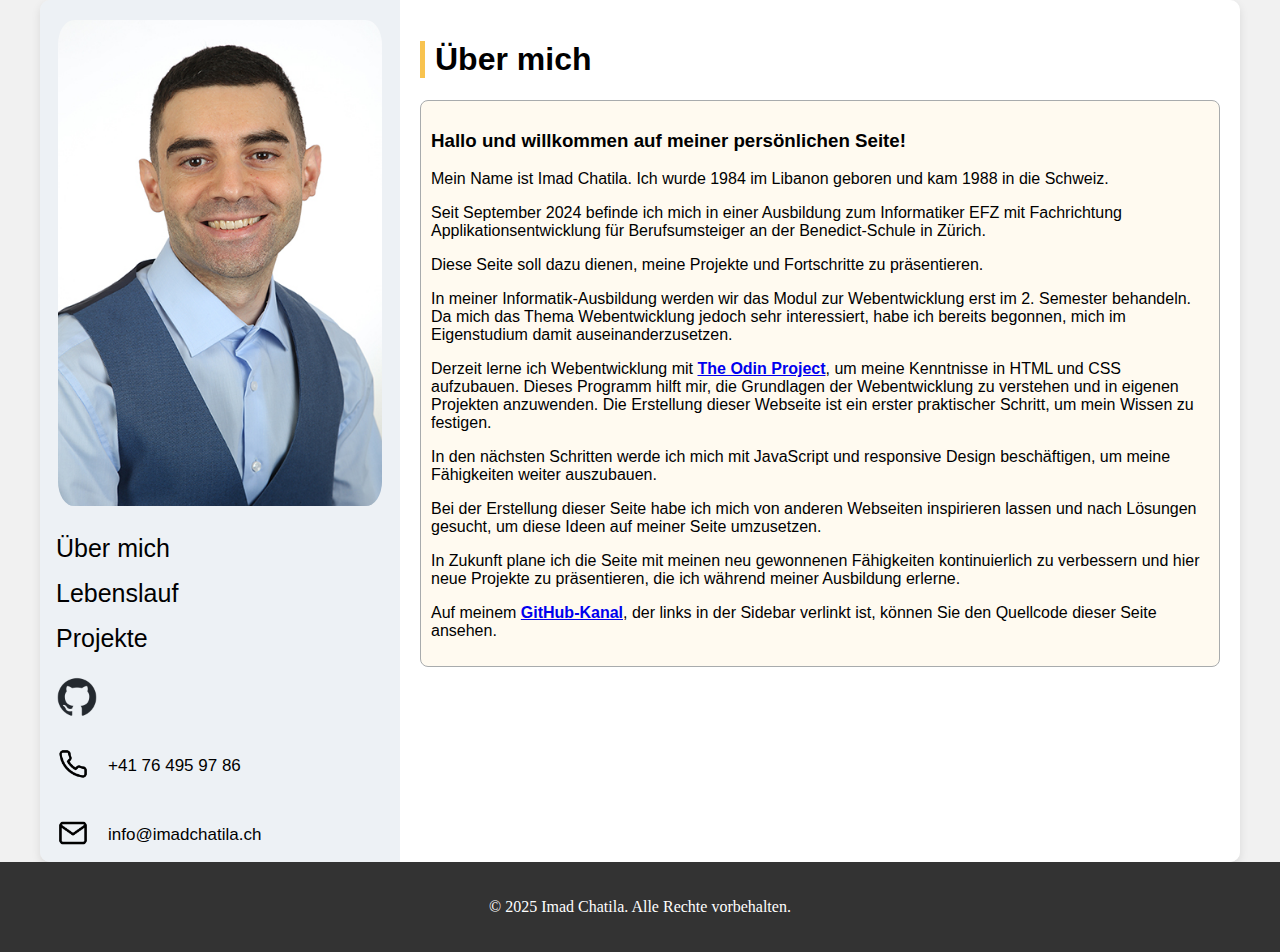
<file: index.html>
<!DOCTYPE html>
<html lang="de">
<head>
    <meta charset="UTF-8">
    <meta name="viewport" content="width=device-width, initial-scale=1.0">
    <link rel="stylesheet" href="styles.css">    
    <link rel="icon" type="image/png" href="./favicon-32x32.png">
    <title>Imad's Portfolio Seite</title>
</head>
<body>
    <div class="container">
         <!--Seiten Navigation-->        
        <div class="sidebar">          
          <img class="profilbild" src="./images/profilbild.jpg" alt="Profil Bild">
          <a href="index.html">Über mich</a>
          <a href="cv.html">Lebenslauf</a>
          <a href="projekte.html">Projekte</a>
            <div class="social-media">
                <a href="https://github.com/masterklesk/" target="_blank" rel="noopener noreferrer">
                    <img src="./images/github-mark.png" alt="GitHub Logo" class="social-icon">
                </a> 
            </div> 
            <div class="contact-box">
                <div class="contact-image"><img src="./images/phone.png" alt="Tele"> </div>
                <div class="contact-text"><p>+41 76 495 97 86</p></div>       
            </div>   
            <div class="contact-box">
                <div class="contact-image"><img src="./images/mail.png" alt="Tele"> </div>
                <div class="contact-text"><p><a href="&#109;&#97;&#105;&#108;&#116;&#111;&#58;&#105;&#110;&#102;&#111;&#64;&#105;&#109;&#97;&#100;&#99;&#104;&#97;&#116;&#105;&#108;&#97;&#46;&#99;&#104;">&#105;&#110;&#102;&#111;&#64;&#105;&#109;&#97;&#100;&#99;&#104;&#97;&#116;&#105;&#108;&#97;&#46;&#99;&#104;</a></p></div>       
            </div>   
            
        </div>        
        <!--Seiten Inhalt--> 
        <div class="content">
            <h1 class="headings">Über mich</h1>
        <div class="aboutme-text">
            <h3>Hallo und willkommen auf meiner persönlichen Seite!</h3> 
            <p>Mein Name ist Imad Chatila. Ich wurde 1984 im Libanon geboren und kam 1988 in die Schweiz.</p>            
            <p>Seit September 2024 befinde ich mich in einer Ausbildung zum Informatiker EFZ mit Fachrichtung Applikationsentwicklung für Berufsumsteiger an der Benedict-Schule in Zürich.</p>
            <p>Diese Seite soll dazu dienen, meine Projekte und Fortschritte zu präsentieren.</p>
            <p>In meiner Informatik-Ausbildung werden wir das Modul zur Webentwicklung erst im 2. Semester behandeln. Da mich das Thema Webentwicklung jedoch sehr interessiert, habe ich bereits begonnen, mich im Eigenstudium damit auseinanderzusetzen.</p>                    
            <p>Derzeit lerne ich Webentwicklung mit <strong><a href="https://www.theodinproject.com/about" target="_blank" rel="noopener noreferrer">The Odin Project</a></strong>, um meine Kenntnisse in HTML und CSS aufzubauen. Dieses Programm hilft mir, die Grundlagen der Webentwicklung zu verstehen und in eigenen Projekten anzuwenden. Die Erstellung dieser Webseite ist ein erster praktischer Schritt, um mein Wissen zu festigen.</p>
            <p>In den nächsten Schritten werde ich mich mit JavaScript und responsive Design beschäftigen, um meine Fähigkeiten weiter auszubauen.</p>
            <p>Bei der Erstellung dieser Seite habe ich mich von anderen Webseiten inspirieren lassen und nach Lösungen gesucht, um diese Ideen auf meiner Seite umzusetzen.</p>        
            <p>In Zukunft plane ich die Seite mit meinen neu gewonnenen Fähigkeiten kontinuierlich zu verbessern und hier neue Projekte zu präsentieren, die ich während meiner Ausbildung erlerne.</p>
            <p>Auf meinem <strong><a href="https://github.com/masterklesk" target="_blank" rel="noopener noreferrer">GitHub-Kanal</a></strong>, der links in der Sidebar verlinkt ist, können Sie den Quellcode dieser Seite ansehen.</p>        
        </div>
        </div>                 
    </div>  
    <footer><p>&copy; 2025 Imad Chatila. Alle Rechte vorbehalten.</p></footer> 
</body>
</html>
</file>
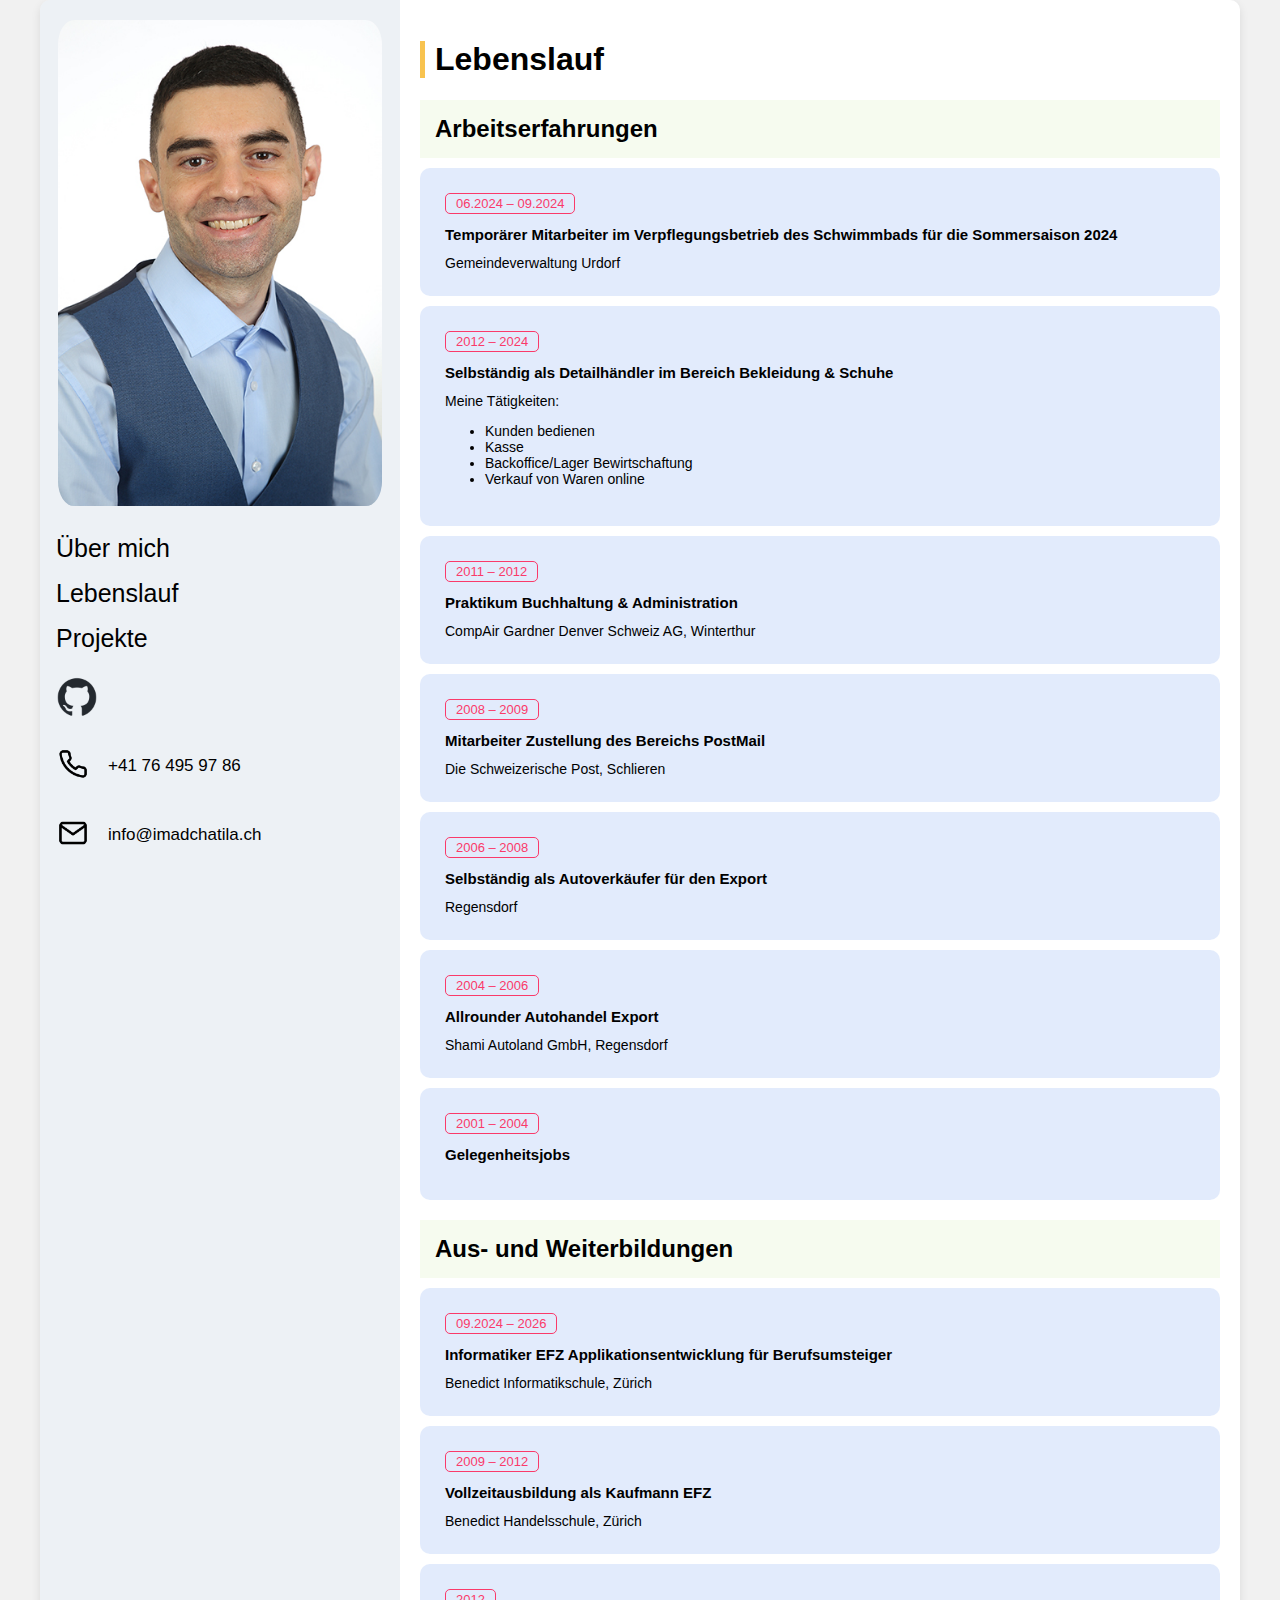
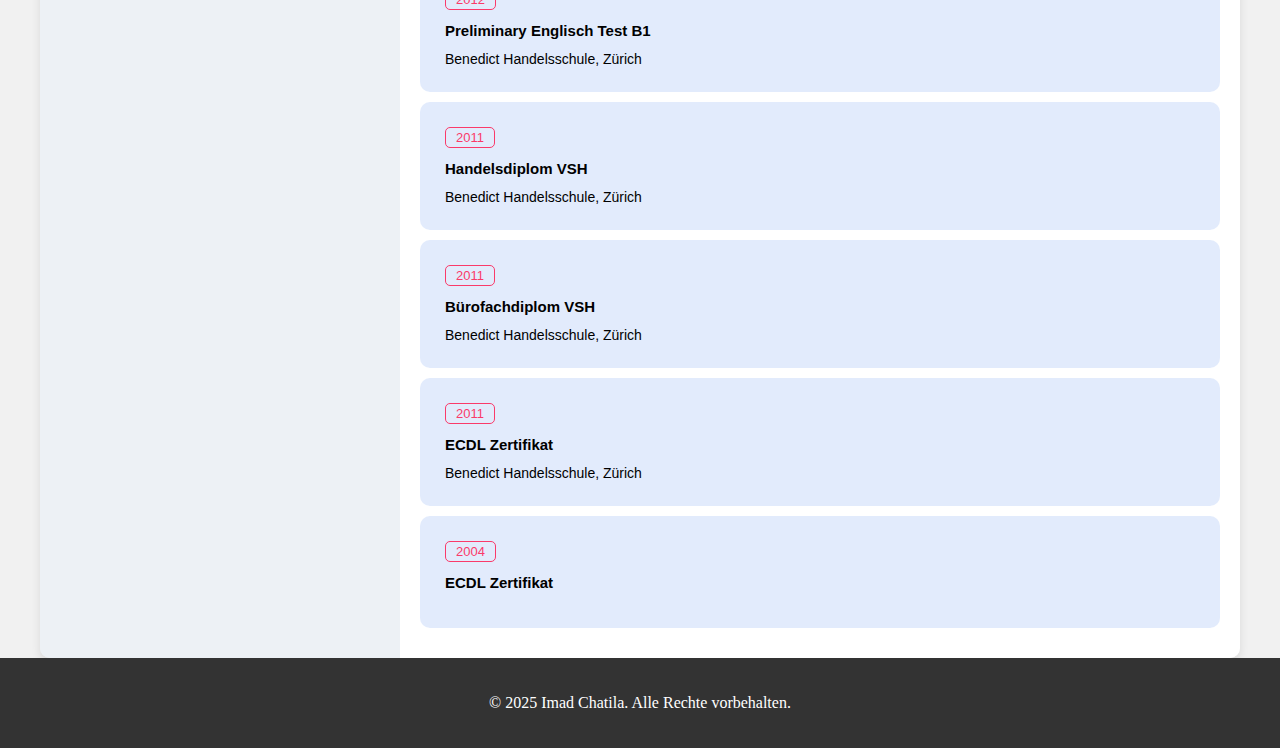
<file: cv.html>
<!DOCTYPE html>
<html lang="de">
<head>
    <meta charset="UTF-8">
    <meta name="viewport" content="width=device-width, initial-scale=1.0">
    <link rel="stylesheet" href="styles.css">
    <link rel="icon" type="image/png" href="./favicon-32x32.png">
    <title>Lebenslauf</title>
</head>
<body>
    <div class="container">
         <!--Seiten Navigation-->        
        <div class="sidebar">          
          <img class="profilbild" src="./images/profilbild.jpg" alt="Profil Bild">
          <a href="index.html">Über mich</a>
          <a href="cv.html">Lebenslauf</a>
          <a href="projekte.html">Projekte</a>
            <div class="social-media">
                <a href="https://github.com/masterklesk/" target="_blank" rel="noopener noreferrer">
                    <img src="./images/github-mark.png" alt="GitHub Logo" class="social-icon">
                </a>
            </div> 
            <div class="contact-box">
                <div class="contact-image"><img src="./images/phone.png" alt="Tele"> </div>
                <div class="contact-text"><p>+41 76 495 97 86</p></div>       
            </div>   
            <div class="contact-box">
                <div class="contact-image"><img src="./images/mail.png" alt="Tele"> </div>
                <div class="contact-text"><p><a href="&#109;&#97;&#105;&#108;&#116;&#111;&#58;&#105;&#110;&#102;&#111;&#64;&#105;&#109;&#97;&#100;&#99;&#104;&#97;&#116;&#105;&#108;&#97;&#46;&#99;&#104;">&#105;&#110;&#102;&#111;&#64;&#105;&#109;&#97;&#100;&#99;&#104;&#97;&#116;&#105;&#108;&#97;&#46;&#99;&#104;</a></p></div>       
            </div>
        </div>        
        <!--Seiten Inhalt--> 
        <div class="content">
            <h1 class="headings">Lebenslauf</h1>
            <div class="resume"><h2>Arbeitserfahrungen</h2></div>
            <div class="resume-background">
                <div class="resume-time">06.2024 – 09.2024</div>
                <div class="resume-title">Temporärer Mitarbeiter im Verpflegungsbetrieb des Schwimmbads für die Sommersaison 2024</div>
                <div class="resume-text">Gemeindeverwaltung Urdorf</div>            
            </div>            
            <div class="resume-background">
                <div class="resume-time">2012 – 2024</div>
                <div class="resume-title">Selbständig als Detailhändler im Bereich Bekleidung & Schuhe</div>
                <div class="resume-text">Meine Tätigkeiten:  
                <ul>
                <li>Kunden bedienen</li>
                <li>Kasse</li>
                <li>Backoffice/Lager Bewirtschaftung</li>
                <li>Verkauf von Waren online</li>
                </ul>                 
                </div>          
            </div>  
            <div class="resume-background">
                <div class="resume-time">2011 – 2012</div>
                <div class="resume-title">Praktikum Buchhaltung & Administration</div>
                <div class="resume-text">CompAir Gardner Denver Schweiz AG, Winterthur</div>            
            </div>            
            
            <div class="resume-background">
                <div class="resume-time">2008 – 2009</div>
                <div class="resume-title">Mitarbeiter Zustellung des Bereichs PostMail</div>
                <div class="resume-text">Die Schweizerische Post, Schlieren</div>            
            </div>           
 
            <div class="resume-background">
                <div class="resume-time">2006 – 2008</div>
                <div class="resume-title">Selbständig als Autoverkäufer für den Export</div>
                <div class="resume-text">Regensdorf</div>            
            </div> 

            <div class="resume-background">
                <div class="resume-time">2004 – 2006</div>
                <div class="resume-title">Allrounder Autohandel Export</div>
                <div class="resume-text">Shami Autoland GmbH, Regensdorf</div>            
            </div>     

            <div class="resume-background">
                <div class="resume-time">2001 – 2004</div>
                <div class="resume-title">Gelegenheitsjobs</div>                           
            </div>              
            <div class="resume"><h2>Aus- und Weiterbildungen</h2></div> 

            <div class="resume-background">
                <div class="resume-time">09.2024 – 2026</div>
                <div class="resume-title">Informatiker EFZ Applikationsentwicklung für Berufsumsteiger</div>
                <div class="resume-text">Benedict Informatikschule, Zürich</div>            
            </div>   
            <div class="resume-background">
                <div class="resume-time">2009 – 2012</div>
                <div class="resume-title">Vollzeitausbildung als Kaufmann EFZ</div>
                <div class="resume-text">Benedict Handelsschule, Zürich</div>            
            </div>   
            <div class="resume-background">
                <div class="resume-time">2012</div>
                <div class="resume-title">Preliminary Englisch Test B1</div>
                <div class="resume-text">Benedict Handelsschule, Zürich</div>            
            </div> 
            <div class="resume-background">
                <div class="resume-time">2011</div>
                <div class="resume-title">Handelsdiplom VSH</div>
                <div class="resume-text">Benedict Handelsschule, Zürich</div>            
            </div> 
            <div class="resume-background">
                <div class="resume-time">2011</div>
                <div class="resume-title">Bürofachdiplom VSH</div>
                <div class="resume-text">Benedict Handelsschule, Zürich</div>            
            </div> 
            <div class="resume-background">
                <div class="resume-time">2011</div>
                <div class="resume-title">ECDL Zertifikat</div>
                <div class="resume-text">Benedict Handelsschule, Zürich</div>            
            </div> 
            <div class="resume-background">
                <div class="resume-time">2004</div>
                <div class="resume-title">ECDL Zertifikat</div>                          
            </div> 
        </div>  
                
    </div>  
    <footer><p>&copy; 2025 Imad Chatila. Alle Rechte vorbehalten.</p></footer> 
</body>

</html>
</file>
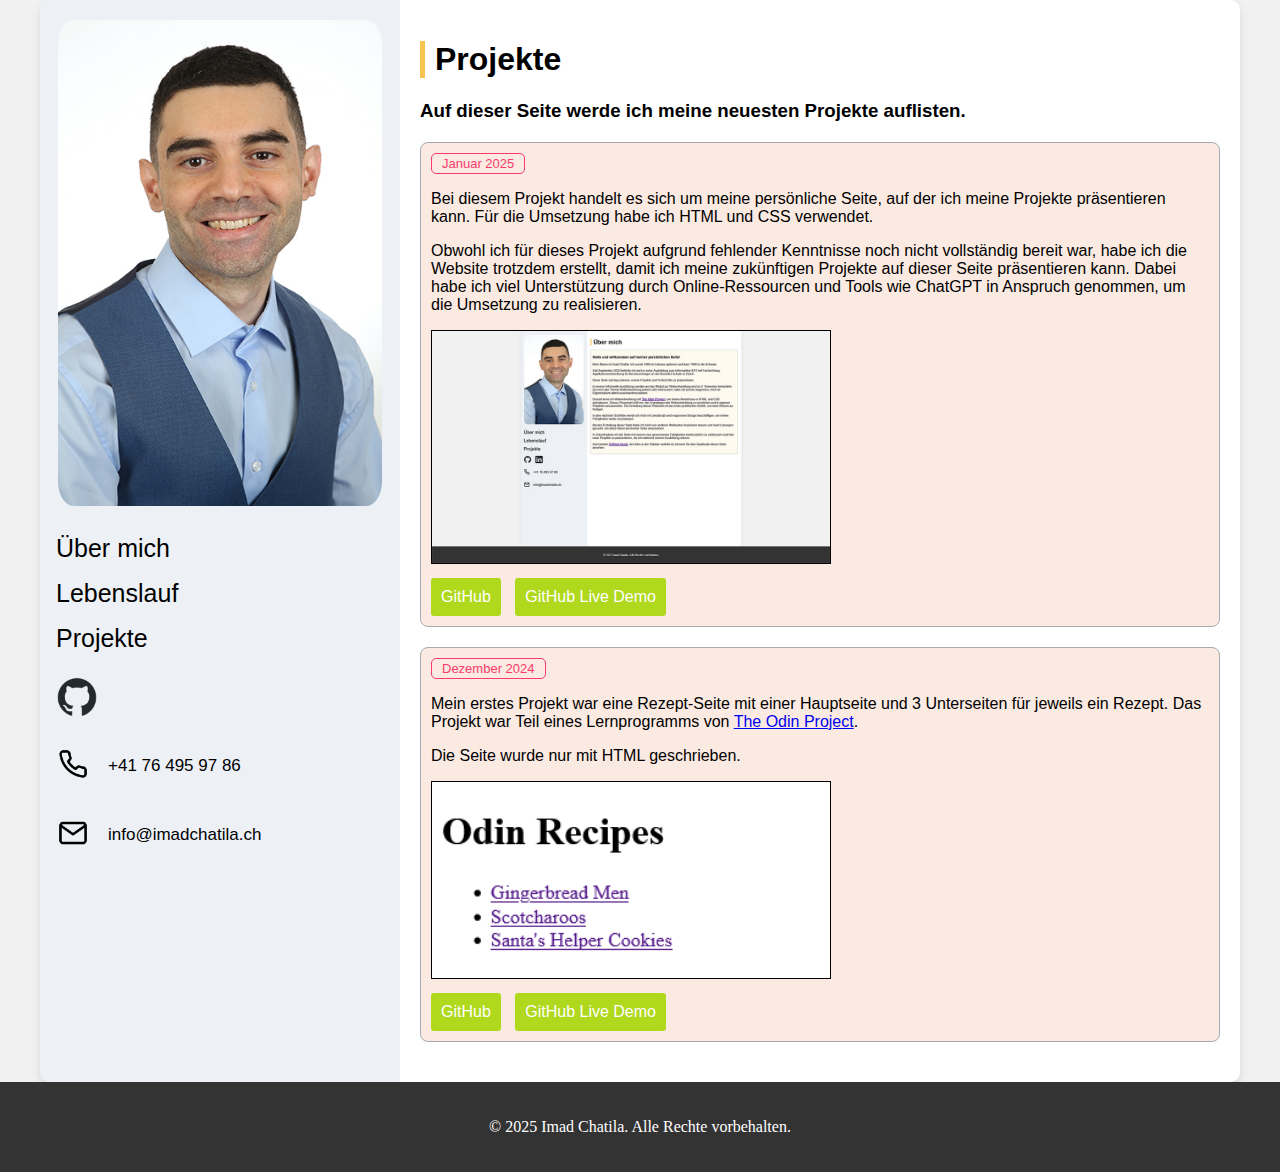
<file: projekte.html>
<!DOCTYPE html>
<html lang="de">
<head>
    <meta charset="UTF-8">
    <meta name="viewport" content="width=device-width, initial-scale=1.0">
    <link rel="stylesheet" href="styles.css">
    <link rel="icon" type="image/png" href="./favicon-32x32.png">
    <title>Projekte</title>
</head>
<body>
    <div class="container">
         <!--Seiten Navigation-->        
        <div class="sidebar">          
          <img class="profilbild" src="./images/profilbild.jpg" alt="Profil Bild">
          <a href="index.html">Über mich</a>
          <a href="cv.html">Lebenslauf</a>
          <a href="projekte.html">Projekte</a>
            <div class="social-media">
                <a href="https://github.com/masterkreb/" target="_blank" rel="noopener noreferrer">
                    <img src="./images/github-mark.png" alt="GitHub Logo" class="social-icon">
                </a>
            </div> 
            <div class="contact-box">
                <div class="contact-image"><img src="./images/phone.png" alt="Tele"> </div>
                <div class="contact-text"><p>+41 76 495 97 86</p></div>       
            </div>   
            <div class="contact-box">
                <div class="contact-image"><img src="./images/mail.png" alt="Tele"> </div><!--Um die E-Mail Adresse vor Spam Bots zu verbergen, wurde hier ein Obfuscator verwendet.-->
                <div class="contact-text"><p><a href="&#109;&#97;&#105;&#108;&#116;&#111;&#58;&#105;&#110;&#102;&#111;&#64;&#105;&#109;&#97;&#100;&#99;&#104;&#97;&#116;&#105;&#108;&#97;&#46;&#99;&#104;">&#105;&#110;&#102;&#111;&#64;&#105;&#109;&#97;&#100;&#99;&#104;&#97;&#116;&#105;&#108;&#97;&#46;&#99;&#104;</a></p></div>       
            </div>  
        </div>        
        <!--Seiten Inhalt--> 
        <div class="content">
            <h1 class="headings">Projekte</h1>
            <h3>Auf dieser Seite werde ich meine neuesten Projekte auflisten.</h3>               
            <div class="projekte-box">
                <div class="resume-time">Januar 2025</div>
                <p>Bei diesem Projekt handelt es sich um meine persönliche Seite, auf der ich meine Projekte präsentieren kann. Für die Umsetzung habe ich HTML und CSS verwendet.</p>
                <p>Obwohl ich für dieses Projekt aufgrund fehlender Kenntnisse noch nicht vollständig bereit war, habe ich die Website trotzdem erstellt, damit ich meine zukünftigen Projekte auf dieser Seite präsentieren kann. Dabei habe ich viel Unterstützung durch Online-Ressourcen und Tools wie ChatGPT in Anspruch genommen, um die Umsetzung zu realisieren.</p>                
                <div class="projekte-bilder"> <img src="./images/projekte/portfolio-seite.jpg" alt="Imad's Portfolio Seite"></div>
                <div class="projekte-links"> <a href="https://github.com/masterkreb/portfolio" target="_blank" rel="noopener noreferrer">GitHub</a>
                <a href="https://masterkreb.github.io/portfolio/" target="_blank" rel="noopener noreferrer">GitHub Live Demo</a></div>          
            </div>
            <div class="projekte-box">
                <div class="resume-time">Dezember 2024</div>
                <p>Mein erstes Projekt war eine Rezept-Seite mit einer Hauptseite und 3 Unterseiten für jeweils ein Rezept. Das Projekt war Teil eines Lernprogramms von <a href="https://www.theodinproject.com/about" target="_blank" rel="noopener noreferrer">The Odin Project</a>.</p>
                <p>Die Seite wurde nur mit HTML geschrieben.</p>
                <div class="projekte-bilder"> <img src="./images/projekte/odin-recipes.png" alt="Odin Recipes"></div>
                <div class="projekte-links"> <a href="https://github.com/masterkreb/odin-recipes" target="_blank" rel="noopener noreferrer">GitHub</a>
                <a href="https://masterkreb.github.io/odin-recipes/index.html" target="_blank" rel="noopener noreferrer">GitHub Live Demo</a></div>          
            </div>        
        </div>         
    </div>  
    <footer><p>&copy; 2025 Imad Chatila. Alle Rechte vorbehalten.</p></footer> 
</body>

</html>
</file>
<file: styles.css>
* {
    box-sizing: border-box;      
}

body {    
    display: flex; 
    flex-direction: column;    
    justify-content: flex-start;   
    align-items: center;
    min-height: 100vh;
    margin: 0;
    background-color: #f1f1f1;    
}

.container {    
    display: flex;
    flex-direction: row;    
    max-width: 1200px; 
    width: 100%;  /* Die gesamte Breite ausnutzen */
    min-height: 90vh;
    box-shadow: 0 4px 10px rgba(0, 0, 0, 0.1); /* Leichter Schatten */
    border-radius: 10px;
    overflow: hidden;    
    flex-grow: 1;
}

.content{
    flex-grow: 1;
    padding: 20px;
    background-color: #ffffff;      
}

.sidebar, .content {
    font-family: Arial, Helvetica, sans-serif;   
}

.sidebar {    
    width: 100%;
    max-width: 360px;  
    flex-shrink: 0;
    background-color: #edf1f5;
    padding-top: 20px;
    overflow: hidden;
}

.sidebar a {
    padding: 8px 16px;
    text-decoration: none;    
    font-size: 25px;
    color: #000000;
    display: block;    
}

.sidebar a:hover {
    color: #ffffff;
    background-color: #a8abad;
}

.profilbild {
    border-radius: 5%;
    max-width: 90%;
    display: block;   
    margin-left: auto;
    margin-right: auto;  
    margin-bottom: 20px;    
}

.social-icon {
    width: 40px;
    height: 40px;
    display: inline-block;
}

.social-media {
    margin-top: 15px;    
    text-align: left;
}

.social-media a {
    display: inline-block;
    margin-left: 16px;
    padding: 1px;    
}

.social-media a:hover img {
    transform: scale(1.1); /* Icons vergrössern sich leicht */
}

.social-media a:hover {
    background-color: transparent; /* Verhindert Hover-Effekt auf Icons */
}

footer {
    text-align: center;
    padding: 20px;
    background-color: #333;
    color: white;
    width: 100%;
    margin-top: auto; /* Stellt sicher, dass der Footer unten bleibt */ 
    position: relative;  
}

.resume h2 {
    color: #000000;
    font-weight: bold;
    margin-bottom: 5px;
    padding: 15px;
    background-color: #f6fbef;
}

.headings{
    border-left: 5px solid #f8c34f ;
    padding-left: 10px;
}

.resume-background {
    background-color: rgba(225, 234, 252, 0.959);
    padding: 25px;
    margin: 10px 0;
    border-radius: 10px;

}
.resume-time{
    color: rgb(250, 58, 106);
    border-color: rgb(250, 18, 76);
    border: solid 1px;
    padding: 2px 10px;
    border-radius: 5px;
    font-size: 13px;
    display: inline-block;
}
.resume-title{
font-family: Arial, Helvetica, sans-serif;
font-size: 15px;
font-weight: bold;
color: #000000;
margin: 12px 0;
}
.resume-text{
    font-family: Arial, Helvetica, sans-serif;
    font-size: 14px;    
    color: #000000;
}

.contact-box {
    display: flex;
    align-items: center;     
    margin-top: 15px;
    margin-left: 18px;
  }

  .contact-box a {
    font-size: 17px;
    margin: 0; /* Entfernt die Abstände, die für die Links entstehen */
    padding: 0; /* Entfernt die Abstände, die für die Links entstehen */
}

.contact-box a:hover { /* Deaktiviert den Hover Effekt für den E-Mail Link*/
    color: inherit;  /* Keine Farbänderung */
    font-size: inherit;  /* Keine Grössenänderung */
    background-color: transparent; /* Keine Hintergrundfarbe */    
    text-decoration: none; /* Entfernt unterstrichene Links im Hover-Zustand */
}

.contact-image img { /*Bildgrösse der Kontakt Icons*/
    width: 30px;
    height: 30px; 
  }

.contact-text { /*Text Details und Abstand für die Kontakt-Infos*/
    font-family: Arial, Helvetica, sans-serif;
    font-size: 17px;
    padding-left: 20px;    
  }

.projekte-box, .aboutme-text{
    border: #a8abad 1px solid;
    border-radius: 8px;
    padding: 10px;
    margin: 20px 0px;   
}

.projekte-box {
    background-color:#eea3803a;
}

.aboutme-text {
    background-color:rgb(255, 250, 240);
}

.projekte-bilder img{
    border: #000000 solid 1px;    
    transition: transform .2s;
    width: 400px;
}


.projekte-bilder:hover img {
    transform: scale(1.03); /* Icons vergrössern sich leicht */
}

.projekte-links a {
    color:#ffffff;
    background-color: #b0d81d;
    padding: 10px;
    border-radius: 3px;
    text-decoration: none;
    display: inline-block;
    margin-top: 10px;
    margin-right: 10px;
}

@media screen and (max-width: 768px) {
    .container {
        flex-direction: column; /* Seitenleiste und Inhalt untereinander */
    }

    .sidebar {
        max-width: 100%; /* Nimmt die volle Breite ein */
        text-align: center; /* Zentriert den Text */
        padding: 10px 0;
    }

    .content {
        padding: 10px; /* Weniger Padding für kleinere Geräte */
    }

    .profilbild {
        max-width: 80%; 
    }

    .sidebar a {
        font-size: 20px; /* Schriftgröße der Links anpassen */
    }

    .social-media a {
        margin-left: 10px; /* Weniger Abstand zwischen Icons */
    }

    footer {
        font-size: 14px; 
    }

    .contact-box a {
        font-size: 17px; 
    }
    
    .contact-box a:hover { 
        font-size: 17px;   
    }
    .projekte-bilder img{
        max-width: 80%; 
    }

}

@media screen and (max-width: 480px) {
    .sidebar a {
        font-size: 18px; 
    }

    .profilbild {
        max-width: 70%; 
    }

    .contact-text p {
        font-size: 14px; 
    }

    .contact-box a {
        font-size: 14px;
    }
    
    .contact-box a:hover {
        font-size: 14px;  

    }
    .profilbild {
        max-width: 70%; 
    }

    .projekte-bilder img{
        max-width: 70%; 
    }
}
</file>
